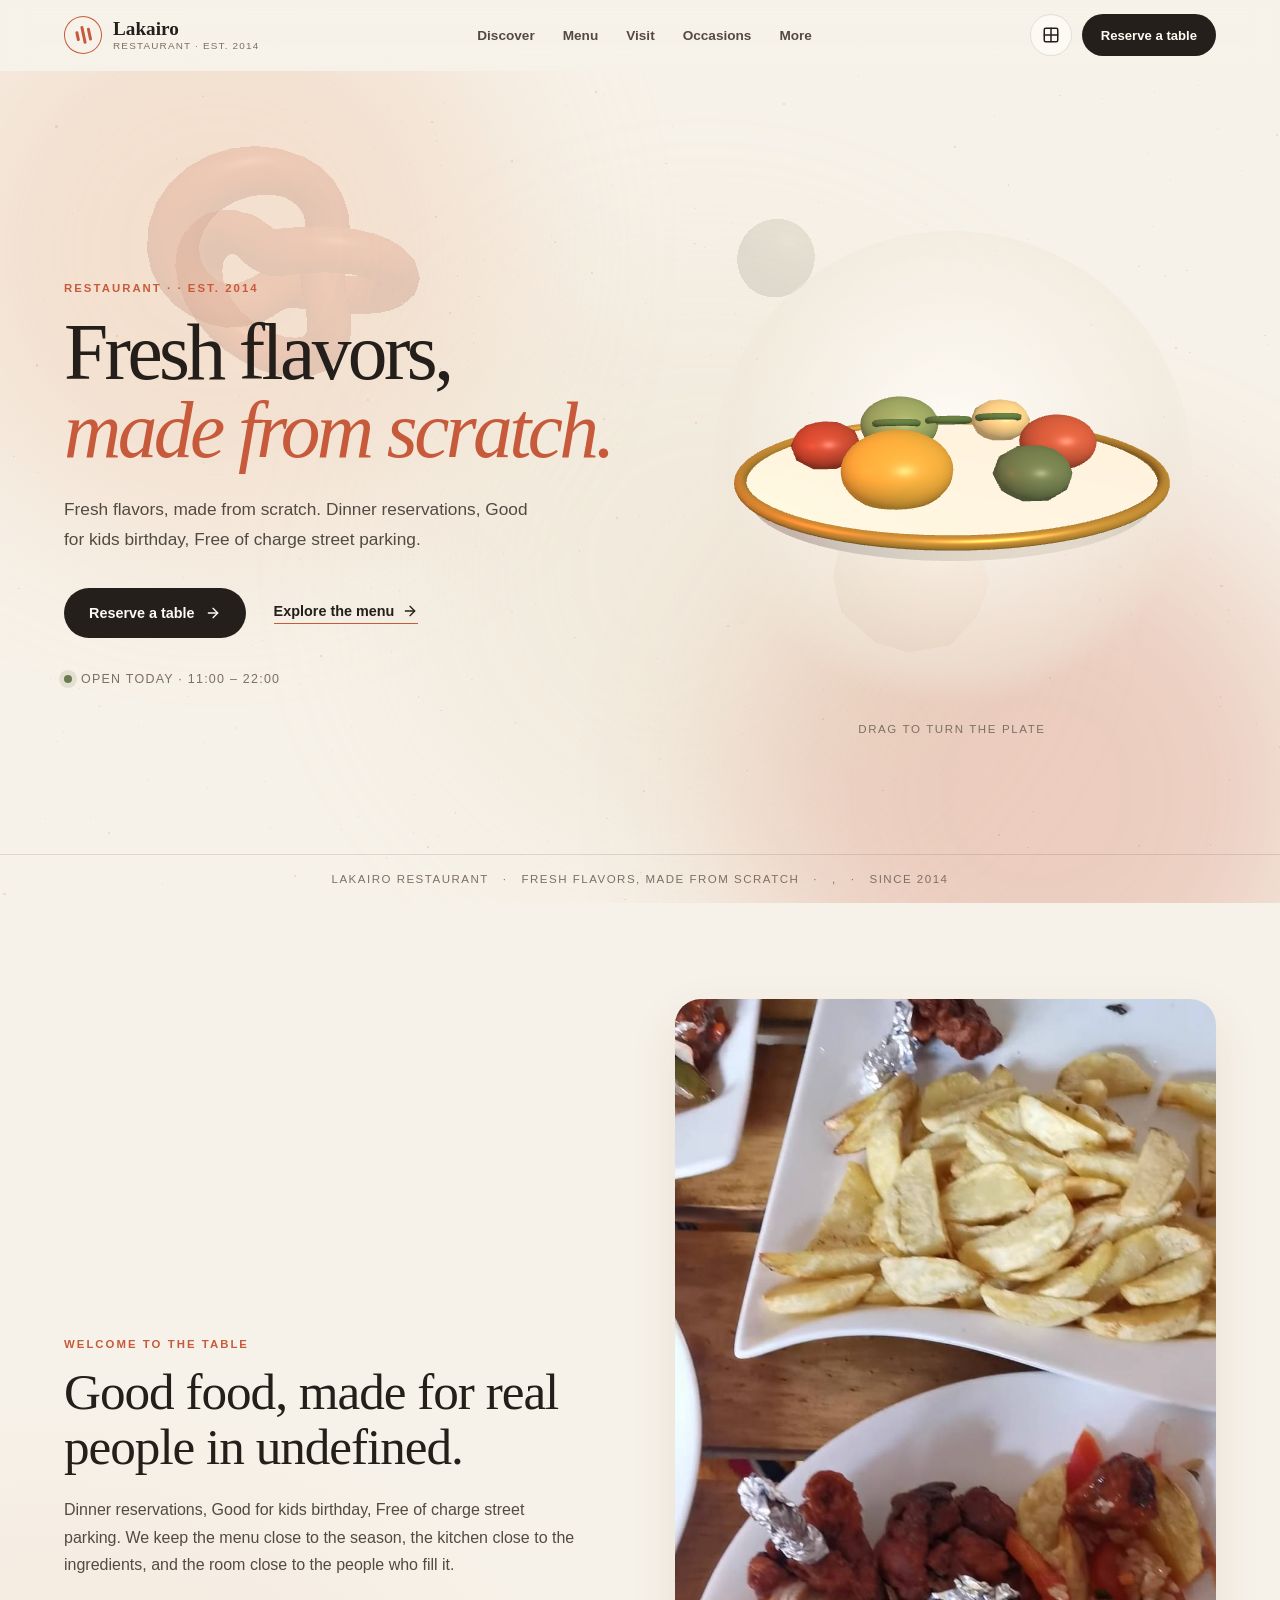
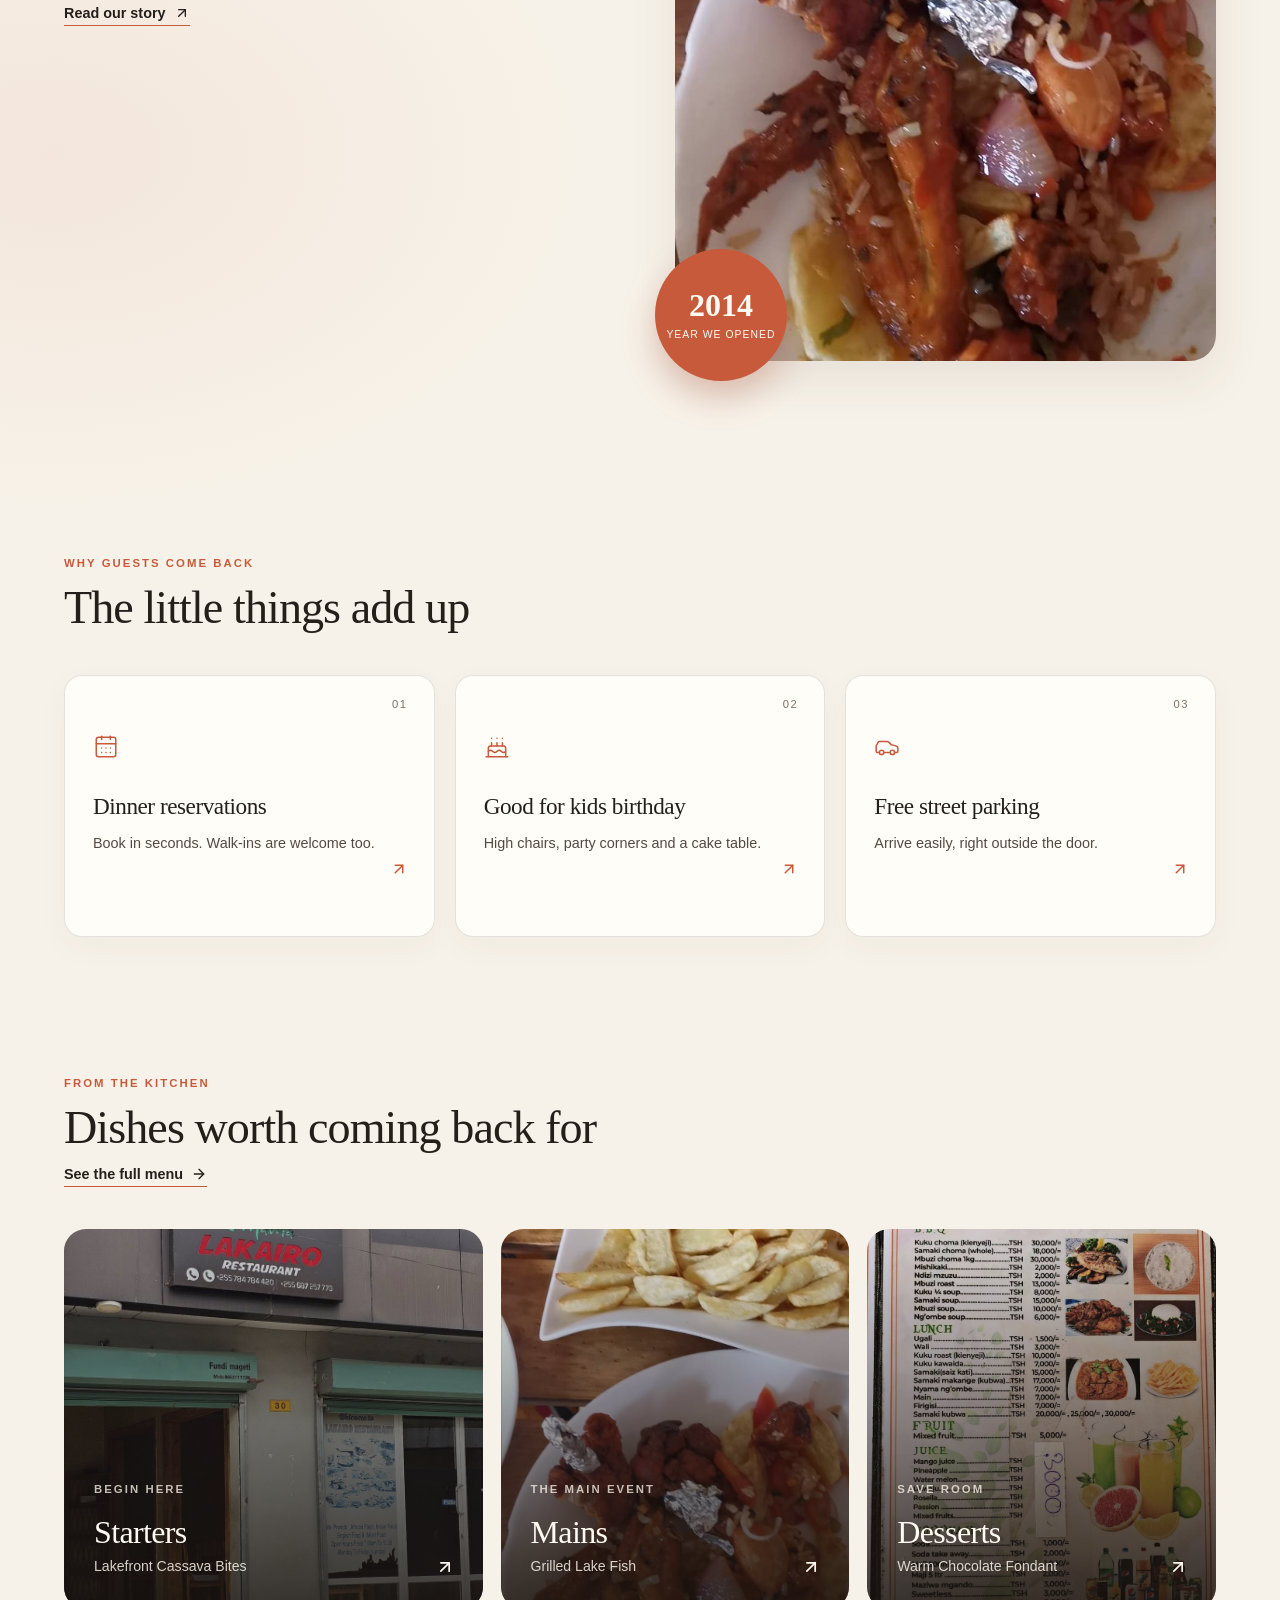
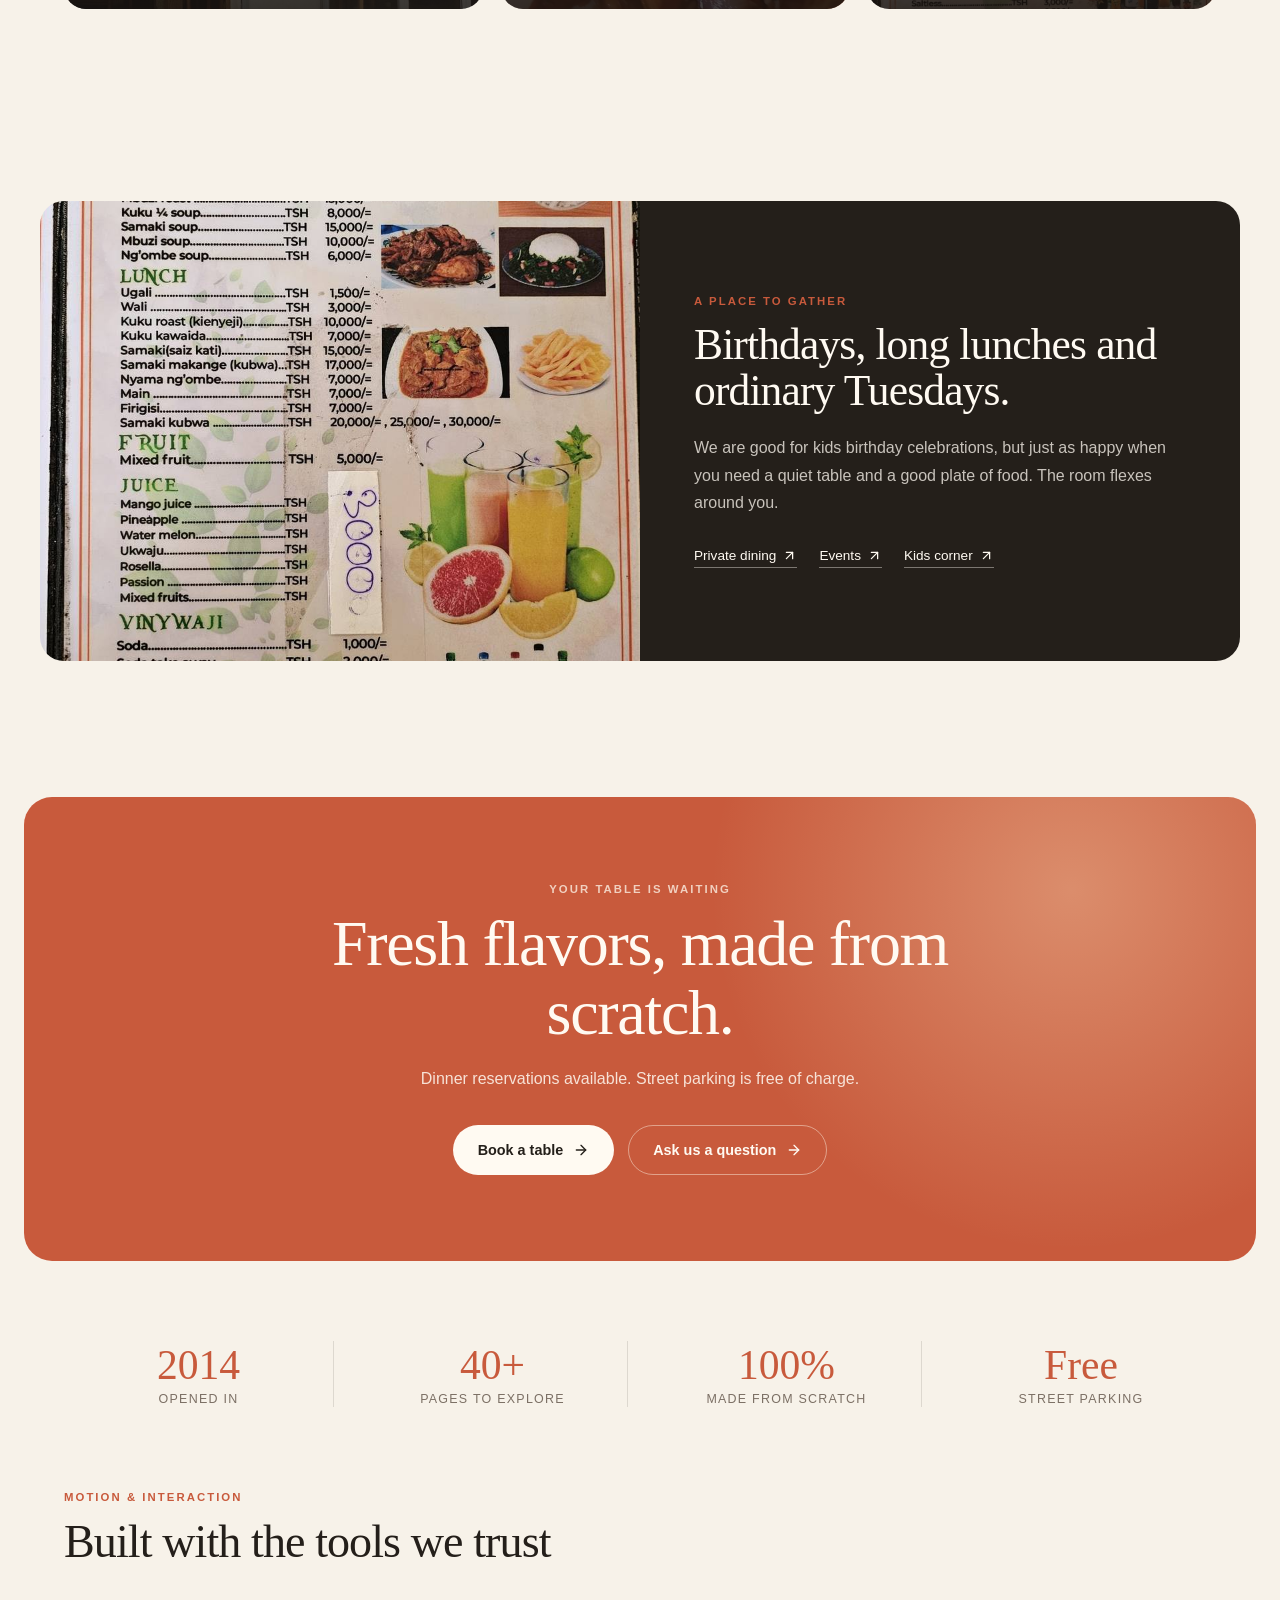
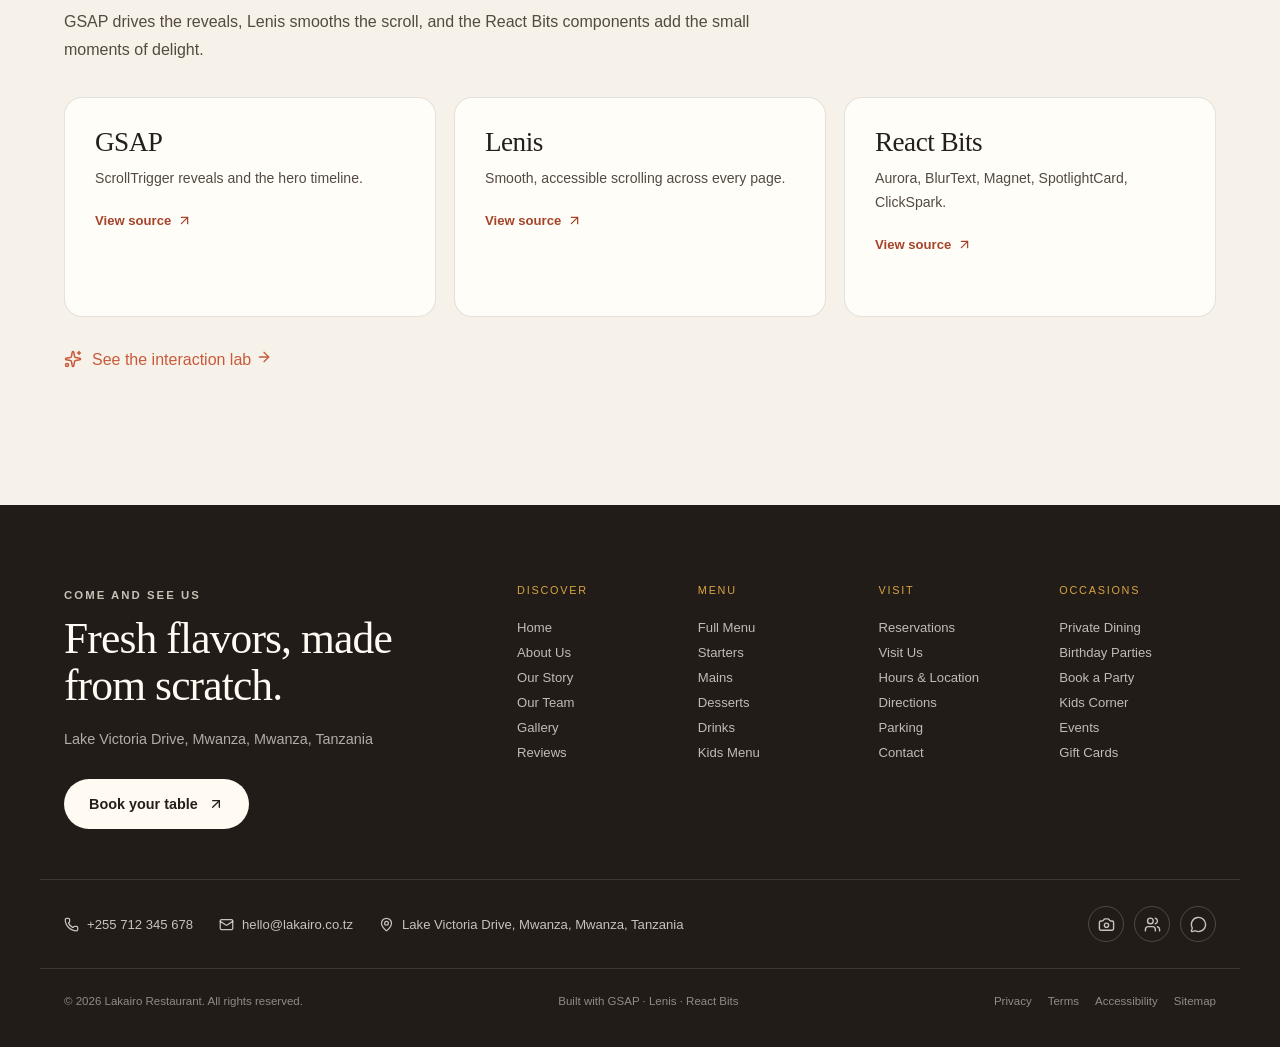
<file: index.html>
<!doctype html>
<html lang="en">
  <head>
    <meta charset="UTF-8" />
    <meta name="viewport" content="width=device-width, initial-scale=1.0" />
    <meta name="theme-color" content="#f7f2e9" />
    <meta name="description" content="Lakairo Restaurant — fresh flavors made from scratch, on the Lake Victoria waterfront." />
    <title>Lakairo Restaurant — Fresh flavors, made from scratch</title>
    <link rel="stylesheet" href="./styles.css" />
  </head>
  <body>
    <div id="root"></div>
    <noscript>This website needs JavaScript enabled. Please enable it and reload.</noscript>
    <script src="./script.js"></script>
  </body>
</html>
</file>
<file: styles.css>
:root{--cream:#f7f2e9;--cream-deep:#efe7d9;--paper:#fffdf8;--ink:#241f1a;--ink-soft:#534a41;--muted:#7c7065;--line:#241f1a1f;--terracotta:#c85a3c;--terracotta-dark:#a64329;--gold:#d9a441;--olive:#6b7a4f;--serif:"Fraunces", Georgia, "Times New Roman", serif;--sans:"DM Sans", "Segoe UI", Arial, sans-serif;--radius:18px;--shadow:0 18px 50px #402d1d17;--max:1200px}*{box-sizing:border-box}html{scroll-behavior:auto}body{font-family:var(--sans);color:var(--ink);background:radial-gradient(1200px 700px at 82% -10%, #d9a44121, transparent 60%), radial-gradient(900px 600px at 4% 30%, #c85a3c14, transparent 60%), var(--cream);-webkit-font-smoothing:antialiased;margin:0;overflow-x:hidden}body.index-open{overflow:hidden}h1,h2,h3,h4{font-family:var(--serif);letter-spacing:-.02em;margin:0;font-weight:500;line-height:1.08}p{color:var(--ink-soft);margin:0;line-height:1.7}a{color:inherit;text-decoration:none}button,input,select,textarea{font:inherit;color:inherit}img{max-width:100%;display:block}::selection{background:#c85a3c38}.app-shell{min-height:100vh;position:relative}.main-content{z-index:1;position:relative}.scene-background{z-index:0;pointer-events:none;opacity:.34;position:fixed;inset:0}.scene-background canvas{display:block}.click-spark{z-index:90;pointer-events:none;position:fixed;inset:0}.eyebrow{letter-spacing:.18em;text-transform:uppercase;color:var(--terracotta);margin-bottom:14px;font-size:.71rem;font-weight:700;display:inline-block}.eyebrow--light{color:#fff8ecbf}.button{cursor:pointer;border:1px solid #0000;border-radius:999px;justify-content:center;align-items:center;gap:10px;min-height:50px;padding:0 24px;font-size:.9rem;font-weight:600;transition:transform .25s,background .25s,color .25s,box-shadow .25s;display:inline-flex}.button:hover{transform:translateY(-2px)}.button--small{min-height:42px;padding:0 18px;font-size:.82rem}.button--dark{background:var(--ink);color:#fffaf2}.button--dark:hover{background:var(--terracotta-dark);box-shadow:0 12px 30px #a6432940}.button--light{color:var(--ink);background:#fffaf2}.button--light:hover{background:#fff}.button--outline{border-color:var(--line);color:var(--ink);background:0 0}.button--outline-light{color:#fffaf2;background:0 0;border-color:#fff8ec73}.button--outline-light:hover{background:#fff8ec1f}.text-link{color:var(--ink);border-bottom:1px solid var(--terracotta);align-items:center;gap:8px;padding-bottom:4px;font-size:.9rem;font-weight:600;transition:gap .2s,color .2s;display:inline-flex}.text-link:hover{color:var(--terracotta-dark);gap:13px}.text-link button{cursor:pointer;background:0 0;border:0;padding:0}.icon-button{border:1px solid var(--line);cursor:pointer;background:#fffdf8b3;border-radius:50%;justify-content:center;align-items:center;width:42px;height:42px;transition:background .2s,transform .2s;display:inline-flex}.icon-button:hover{background:#fff;transform:translateY(-1px)}.icon-button--mobile{display:none}.site-header{z-index:60;-webkit-backdrop-filter:blur(14px);backdrop-filter:blur(14px);background:#f7f2e9c7;border-bottom:1px solid #0000;transition:border-color .3s,background .3s;position:sticky;top:0}.site-header.is-scrolled{border-bottom-color:var(--line);background:#f7f2e9f0}.site-header__inner{max-width:var(--max);justify-content:space-between;align-items:center;gap:24px;margin:0 auto;padding:14px 24px;display:flex}.brand{flex-shrink:0;align-items:center;gap:11px;display:inline-flex}.brand__mark{border:1.5px solid var(--terracotta);border-radius:50%;justify-content:center;align-items:center;gap:3px;width:38px;height:38px;display:flex;transform:rotate(-12deg)}.brand__mark span{background:var(--terracotta);border-radius:3px;width:3px}.brand__mark span:first-child{height:10px}.brand__mark span:nth-child(2){height:18px}.brand__mark span:nth-child(3){height:13px}.brand__text{flex-direction:column;line-height:1.15;display:flex}.brand__text strong{font-family:var(--serif);font-size:1.2rem;font-weight:600}.brand__text small{letter-spacing:.12em;text-transform:uppercase;color:var(--muted);font-size:.62rem}.primary-nav{align-items:center;gap:4px;display:flex}.nav-group{position:relative}.nav-group__trigger{cursor:pointer;color:var(--ink-soft);background:0 0;border:0;border-radius:999px;padding:10px 12px;font-size:.85rem;font-weight:600;transition:background .2s,color .2s}.nav-group__trigger:hover,.nav-group.is-open .nav-group__trigger{color:var(--terracotta-dark);background:#c85a3c17}.nav-group__panel{background:var(--paper);border:1px solid var(--line);border-radius:var(--radius);width:250px;box-shadow:var(--shadow);opacity:0;visibility:hidden;padding:18px;transition:opacity .2s,transform .2s,visibility .2s;position:absolute;top:calc(100% + 10px);left:0;transform:translateY(8px)}.nav-group:hover .nav-group__panel,.nav-group.is-open .nav-group__panel,.nav-group:focus-within .nav-group__panel{opacity:1;visibility:visible;transform:translateY(0)}.nav-group__panel-title{letter-spacing:.16em;text-transform:uppercase;color:var(--terracotta);margin-bottom:12px;font-size:.65rem;display:block}.nav-group__panel a{border-radius:8px;justify-content:space-between;align-items:center;gap:8px;padding:8px 6px;font-size:.85rem;transition:background .18s,color .18s;display:flex}.nav-group__panel a:hover,.nav-group__panel a.active{background:var(--cream-deep);color:var(--terracotta-dark)}.nav-group__panel a svg{opacity:0;transition:opacity .18s}.nav-group__panel a:hover svg{opacity:1}.site-header__actions{align-items:center;gap:10px;display:flex}.hero{isolation:isolate;flex-direction:column;justify-content:center;min-height:calc(100vh - 68px);padding:60px 0 0;display:flex;position:relative;overflow:hidden}.hero__aurora{z-index:-1;position:absolute;inset:0}.hero__inner{width:min(var(--max), 100%);flex:1;grid-template-columns:1.05fr .95fr;align-items:center;gap:40px;margin:0 auto;padding:20px 24px 40px;display:grid}.hero__eyebrow{margin-bottom:20px}.hero__title{letter-spacing:-.045em;font-size:clamp(3.2rem,6.2vw,6rem);line-height:.98}.hero__title-line{display:block}.hero__title-line--accent{color:var(--terracotta);font-style:italic}.hero__lead{max-width:480px;margin-top:26px;font-size:1.08rem}.hero__actions{flex-wrap:wrap;align-items:center;gap:28px;margin-top:34px;display:flex}.hero__note{color:var(--muted);text-transform:uppercase;letter-spacing:.1em;align-items:center;gap:9px;margin-top:34px;font-size:.78rem;display:inline-flex}.hero__note-dot{background:var(--olive);border-radius:50%;width:8px;height:8px;box-shadow:0 0 0 5px #6b7a4f24}.hero__visual{flex-direction:column;align-items:center;gap:12px;display:flex}.hero__plate-frame{aspect-ratio:1;background:radial-gradient(circle at 50% 45%,#fffdf8f2,#efe7d980 62%,#0000 72%);border-radius:50%;width:min(100%,480px)}.hero-plate{width:100%;height:100%}.hero-plate canvas{width:100%;height:100%;display:block}.hero__drag-hint{letter-spacing:.14em;text-transform:uppercase;color:var(--muted);font-size:.72rem}.hero__strip{border-top:1px solid var(--line);letter-spacing:.13em;text-transform:uppercase;color:var(--muted);flex-wrap:wrap;justify-content:center;gap:14px;padding:18px 24px;font-size:.72rem;display:flex}.section{width:min(var(--max), 100%);margin:0 auto;padding:96px 24px}.section--center{text-align:center;flex-direction:column;align-items:center;gap:18px;display:flex}.section--center h2{max-width:680px;font-size:clamp(2rem,3.6vw,3rem)}.section__head{margin-bottom:42px}.section__head h2{font-size:clamp(2rem,3.6vw,3.1rem)}.section__head .text-link{margin-top:14px}.page-hero{isolation:isolate;align-items:flex-end;min-height:52vh;display:flex;position:relative;overflow:hidden}.page-hero__media{z-index:-2;background-image:linear-gradient(180deg, #1a161259, #1a1612d1), var(--hero-image);filter:saturate(.85);background-position:50%;background-size:cover;position:absolute;inset:0}.page-hero__media:after{content:"";background:linear-gradient(90deg,#1a161273,#0000 70%);position:absolute;inset:0}.page-hero__inner{width:min(var(--max), 100%);color:#fffaf2;margin:0 auto;padding:90px 24px 62px}.page-hero--compact .page-hero__inner{padding-bottom:40px}.page-hero h1{max-width:900px;font-size:clamp(2.6rem,5.5vw,4.8rem)}.page-hero__lead{color:#fffaf2db;max-width:640px;margin-top:18px;font-size:1.05rem}.breadcrumbs{letter-spacing:.12em;text-transform:uppercase;color:#fffaf2b3;align-items:center;gap:10px;margin-bottom:26px;font-size:.73rem;display:flex}.breadcrumbs a:hover{color:#fff}.prose-grid{grid-template-columns:repeat(auto-fit,minmax(280px,1fr));gap:22px;display:grid}.prose-card{background:var(--paper);border:1px solid var(--line);border-radius:var(--radius);padding:34px 30px;position:relative;box-shadow:0 10px 30px #402d1d0a}.prose-card__index{letter-spacing:.16em;color:var(--terracotta);font-size:.7rem;font-weight:700}.prose-card h2{margin:14px 0;font-size:1.6rem}.prose-card ul{color:var(--ink-soft);margin:20px 0 0;padding-left:18px;font-size:.9rem;line-height:1.9}.prose-card li::marker{color:var(--terracotta)}.feature-panel{border-radius:24px;align-items:flex-end;min-height:360px;margin-top:28px;display:flex;position:relative;overflow:hidden}.feature-panel__image{filter:saturate(.9);background-position:50%;background-size:cover;position:absolute;inset:0;transform:scale(1.02)}.feature-panel:after{content:"";background:linear-gradient(90deg,#1c1713e0,#1c17134d);position:absolute;inset:0}.feature-panel__copy{z-index:1;color:#fffaf2;max-width:620px;padding:48px;position:relative}.feature-panel__copy h2{margin-bottom:16px;font-size:clamp(2rem,3.5vw,3rem)}.feature-panel__copy p{color:#fffaf2d1;margin-bottom:26px}.related-links{border-top:1px solid var(--line);margin-top:46px;padding-top:28px}.related-links>div{flex-wrap:wrap;gap:12px;display:flex}.related-links a{border:1px solid var(--line);background:#fffdf899;border-radius:999px;align-items:center;gap:8px;padding:10px 16px;font-size:.84rem;transition:border-color .2s,color .2s;display:inline-flex}.related-links a:hover{border-color:var(--terracotta);color:var(--terracotta-dark)}.aurora{pointer-events:none;position:absolute;inset:0;overflow:hidden}.aurora__blob{filter:blur(90px);opacity:.24;border-radius:50%;width:46vw;min-width:320px;height:46vw;min-height:320px;animation:18s ease-in-out infinite alternate aurora-drift;position:absolute}.aurora__blob--a{top:-14%;left:-6%}.aurora__blob--b{animation-delay:-6s;bottom:-22%;right:-4%}.aurora__blob--c{opacity:.16;animation-delay:-12s;top:24%;right:22%}@keyframes aurora-drift{0%{transform:translate(0,0)scale(1)}to{transform:translate(7%,-8%)scale(1.18)}}.spotlight-card{border-radius:var(--radius);position:relative;overflow:hidden}.spotlight-card__glow{pointer-events:none;opacity:0;background:radial-gradient(320px circle at var(--spot-x,50%) var(--spot-y,50%), var(--spot-color), transparent 70%);transition:opacity .3s;position:absolute;inset:0}.spotlight-card:hover .spotlight-card__glow{opacity:1}.spotlight-card__content{z-index:1;position:relative}.blur-text__word{opacity:0;filter:blur(10px);transition:opacity .7s,filter .7s,transform .7s;display:inline-block;transform:translateY(6px)}.blur-text.is-visible .blur-text__word{opacity:1;filter:blur();transform:translateY(0)}.magnet{transition:transform .25s cubic-bezier(.2,.8,.3,1);display:inline-flex}.intro-section__grid{grid-template-columns:1fr 1fr;align-items:center;gap:70px;display:grid}.intro-section__copy h2{max-width:560px;margin-bottom:22px;font-size:clamp(2.2rem,4vw,3.4rem)}.intro-section__copy p{max-width:520px;margin-bottom:26px}.intro-section__media{position:relative}.intro-section__media img{object-fit:cover;width:100%;min-height:420px;box-shadow:var(--shadow);border-radius:26px}.intro-section__badge{background:var(--terracotta);color:#fffaf2;border-radius:50%;flex-direction:column;justify-content:center;align-items:center;width:132px;height:132px;display:flex;position:absolute;bottom:-20px;left:-20px;box-shadow:0 16px 34px #a6432947}.intro-section__badge strong{font-family:var(--serif);font-size:2rem;line-height:1}.intro-section__badge span{letter-spacing:.1em;text-transform:uppercase;margin-top:8px;font-size:.65rem}.highlight-grid{grid-template-columns:repeat(3,1fr);gap:20px;display:grid}.highlight-card{background:var(--paper);border:1px solid var(--line);box-shadow:0 10px 30px #402d1d0a}.highlight-card__link{min-height:260px;padding:34px 28px 40px;display:block;position:relative}.highlight-card__number{letter-spacing:.14em;color:var(--muted);font-size:.7rem;position:absolute;top:22px;right:26px}.highlight-card svg{color:var(--terracotta);margin:24px 0 30px}.highlight-card h3{margin-bottom:12px;font-size:1.45rem}.highlight-card p{font-size:.9rem}.highlight-card__arrow{color:var(--terracotta);position:absolute;bottom:24px;right:26px}.dish-section{padding-top:40px}.dish-grid{grid-template-columns:1.2fr 1fr 1fr;gap:18px;display:grid}.dish-card{isolation:isolate;border-radius:22px;min-height:380px;position:relative;overflow:hidden}.dish-card__image{z-index:-2;background-position:50%;background-size:cover;transition:transform .7s;position:absolute;inset:0}.dish-card:hover .dish-card__image{transform:scale(1.06)}.dish-card:after{content:"";z-index:-1;background:linear-gradient(#1914100d,#191410d1);position:absolute;inset:0}.dish-card__content{color:#fffaf2;padding:30px;position:absolute;bottom:0;left:0;right:0}.dish-card__content h3{margin:6px 0;font-size:2rem}.dish-card__content p{color:#fffaf2d1;font-size:.88rem}.dish-card__content svg{position:absolute;bottom:32px;right:28px}.split-section{grid-template-columns:1fr 1fr;align-items:stretch;gap:0;padding-left:0;padding-right:0;display:grid}.section.split-section{width:min(var(--max), 100%)}.split-section__image{background-position:50%;background-size:cover;border-radius:24px 0 0 24px;min-height:460px}.split-section__copy{background:var(--ink);color:#fffaf2;border-radius:0 24px 24px 0;flex-direction:column;justify-content:center;padding:60px 54px;display:flex}.split-section__copy h2{margin-bottom:20px;font-size:clamp(2rem,3.4vw,3rem)}.split-section__copy p{color:#fffaf2bf}.split-section__links{flex-wrap:wrap;gap:22px;margin-top:32px;display:flex}.split-section__links a{color:#fffaf2;border-bottom:1px solid #fffaf266;align-items:center;gap:6px;padding-bottom:4px;font-size:.85rem;display:inline-flex}.cta-band{background:var(--terracotta);color:#fffaf2;border-radius:28px;margin:40px 24px;position:relative;overflow:hidden}.cta-band__glow{background:radial-gradient(600px at 85% 20%,#ffecc559,#0000 60%);position:absolute;inset:0}.cta-band__inner{width:min(var(--max), 100%);text-align:center;flex-direction:column;align-items:center;margin:0 auto;padding:86px 24px;display:flex;position:relative}.cta-band h2{max-width:760px;font-size:clamp(2.4rem,5vw,4.2rem)}.cta-band p{color:#fffaf2d9;margin:18px 0 32px}.cta-band__actions{flex-wrap:wrap;justify-content:center;gap:14px;display:flex}.stats-section{grid-template-columns:repeat(4,1fr);gap:24px;padding-top:40px;padding-bottom:40px;display:grid}.stat{text-align:center;border-right:1px solid var(--line)}.stat:last-child{border-right:0}.stat strong{font-family:var(--serif);color:var(--terracotta);font-size:2.6rem;font-weight:500;display:block}.stat span{letter-spacing:.1em;text-transform:uppercase;color:var(--muted);font-size:.78rem}.tool-section{padding-top:40px}.tool-section__lead{max-width:720px;margin-bottom:34px}.tool-grid{grid-template-columns:repeat(3,1fr);gap:18px;display:grid}.tool-card{background:var(--paper);border:1px solid var(--line);flex-direction:column;min-height:220px;padding:30px;display:flex}.tool-card h3{margin-bottom:10px;font-size:1.7rem}.tool-card p{margin-bottom:20px;font-size:.88rem}.tool-card a{color:var(--terracotta-dark);align-items:center;gap:6px;margin-top:auto;font-size:.82rem;font-weight:600;display:inline-flex}.tool-section__foot{color:var(--terracotta);align-items:center;gap:10px;margin-top:32px;display:flex}.category-grid{grid-template-columns:repeat(4,1fr);gap:18px;display:grid}.category-card{isolation:isolate;border-radius:20px;min-height:300px;position:relative;overflow:hidden}.category-card__image{z-index:-2;background-position:50%;background-size:cover;transition:transform .6s;position:absolute;inset:0}.category-card:hover .category-card__image{transform:scale(1.08)}.category-card:after{content:"";z-index:-1;background:linear-gradient(#1a151126,#1a1511d9);position:absolute;inset:0}.category-card__body{color:#fffaf2;padding:26px;position:absolute;inset:auto 0 0}.category-card__body .eyebrow{color:#fffaf2b3}.category-card__body h2{margin-bottom:8px;font-size:1.7rem}.category-card__body p{color:#fffaf2bf;font-size:.82rem}.category-card__body svg{position:absolute;bottom:28px;right:24px}.menu-list{grid-template-columns:repeat(2,1fr);gap:14px;display:grid}.menu-list--wide{grid-template-columns:repeat(2,1fr)}.menu-card{background:var(--paper);border:1px solid var(--line);border-radius:14px;padding:24px 26px}.menu-card__top{justify-content:space-between;align-items:baseline;gap:16px;display:flex}.menu-card h3{font-size:1.25rem}.menu-card__price{font-family:var(--serif);color:var(--terracotta);white-space:nowrap;font-size:1.05rem}.menu-card p{margin-top:8px;font-size:.87rem}.menu-card__tag{letter-spacing:.12em;text-transform:uppercase;color:var(--olive);border:1px solid #6b7a4f4d;border-radius:999px;margin-top:14px;padding:4px 10px;font-size:.66rem;display:inline-block}.dietary-section{grid-template-columns:repeat(3,1fr);gap:18px;display:grid}.dietary-card{background:var(--paper);border:1px solid var(--line);border-radius:var(--radius);padding:30px}.dietary-card svg{color:var(--olive);margin-bottom:20px}.dietary-card h3{margin-bottom:12px;font-size:1.4rem}.dietary-card p{margin-bottom:18px;font-size:.87rem}.menu-page__head{border-bottom:1px solid var(--line);justify-content:space-between;align-items:center;gap:24px;margin-bottom:30px;padding-bottom:24px;display:flex}.menu-page__head .eyebrow{margin:0}.menu-page__head p{font-size:.85rem}.menu-page__foot{color:var(--muted);flex-wrap:wrap;justify-content:space-between;align-items:center;gap:20px;margin-top:32px;font-size:.85rem;display:flex}.more-categories__grid{grid-template-columns:repeat(4,1fr);gap:14px;margin-bottom:30px;display:grid}.more-categories__grid a{border:1px solid var(--line);background:var(--paper);border-radius:12px;justify-content:space-between;align-items:center;padding:20px;font-weight:600;transition:border-color .2s,transform .2s;display:flex}.more-categories__grid a:hover{border-color:var(--terracotta);transform:translateY(-2px)}.gallery-grid{grid-template-columns:repeat(3,1fr);grid-auto-rows:260px;gap:14px;display:grid}.gallery-tile{cursor:pointer;background:var(--cream-deep);border:0;border-radius:16px;padding:0;position:relative;overflow:hidden}.gallery-tile img{object-fit:cover;width:100%;height:100%;transition:transform .6s}.gallery-tile:hover img{transform:scale(1.07)}.gallery-tile--0{grid-row:span 2}.gallery-tile__caption{color:#fffaf2;letter-spacing:.05em;background:#241f1ab8;border-radius:999px;padding:7px 13px;font-size:.72rem;position:absolute;bottom:18px;left:18px}.lightbox{z-index:100;cursor:pointer;color:#fffaf2;background:#14100deb;flex-direction:column;justify-content:center;align-items:center;gap:18px;padding:40px;display:flex;position:fixed;inset:0}.lightbox img{object-fit:contain;border-radius:12px;max-width:min(900px,92vw);max-height:76vh}.lightbox p{color:#fffaf2cc}.lightbox__close{color:#fffaf2;border-color:#fffaf24d;position:absolute;top:24px;right:24px}.blog-grid{grid-template-columns:repeat(3,1fr);gap:20px;display:grid}.blog-card{background:var(--paper);border:1px solid var(--line);border-radius:var(--radius);overflow:hidden}.blog-card__image{background-position:50%;background-size:cover;height:220px;transition:transform .6s}.blog-card:hover .blog-card__image{transform:scale(1.05)}.blog-card__body{padding:28px}.blog-card h2{margin-bottom:12px;font-size:1.55rem}.blog-card p{font-size:.87rem}.blog-card__foot{border-top:1px solid var(--line);color:var(--muted);justify-content:space-between;align-items:center;margin-top:24px;padding-top:18px;font-size:.75rem;display:flex}.blog-card__foot svg{color:var(--terracotta)}.article{max-width:820px}.article__meta{letter-spacing:.12em;text-transform:uppercase;color:var(--muted);border-bottom:1px solid var(--line);gap:20px;margin-bottom:34px;padding-bottom:22px;font-size:.72rem;display:flex}.article__body p{margin-bottom:26px;font-size:1.08rem;line-height:1.95}.article__body p:first-child:first-letter{font-family:var(--serif);float:left;color:var(--terracotta);padding:6px 12px 0 0;font-size:3.4rem;line-height:.85}.article__foot{border-top:1px solid var(--line);flex-wrap:wrap;justify-content:space-between;gap:20px;margin-top:40px;padding-top:28px;display:flex}.booking-section,.contact-section{grid-template-columns:1.5fr .8fr;align-items:start;gap:28px;display:grid}.booking-card,.contact-card{background:var(--paper);border:1px solid var(--line);box-shadow:var(--shadow);border-radius:22px;padding:46px}.booking-form .section__head{margin-bottom:30px}.form-grid{grid-template-columns:repeat(2,1fr);gap:18px;margin-bottom:26px;display:grid}.form-grid__full{grid-column:1/-1}.form-grid label{color:var(--ink-soft);flex-direction:column;gap:8px;font-size:.8rem;font-weight:600;display:flex}.form-grid input,.form-grid select,.form-grid textarea{border:1px solid var(--line);background:#fffefa;border-radius:10px;outline:none;width:100%;padding:12px 14px;font-size:.9rem;transition:border-color .2s,box-shadow .2s}.form-grid input:focus,.form-grid select:focus,.form-grid textarea:focus{border-color:var(--terracotta);box-shadow:0 0 0 3px #c85a3c1a}.form-note{margin-top:16px;font-size:.8rem}.form-note a{color:var(--terracotta-dark);text-decoration:underline}.booking-success{flex-direction:column;align-items:flex-start;gap:18px;padding:20px 0;display:flex}.booking-success__icon{width:66px;height:66px;color:var(--olive);background:#6b7a4f24;border-radius:50%;justify-content:center;align-items:center;display:flex}.booking-success h2{font-size:2.2rem}.booking-success__details{color:var(--muted);flex-wrap:wrap;gap:16px;font-size:.85rem;display:flex}.booking-success__details span{align-items:center;gap:7px;display:inline-flex}.booking-aside{background:var(--ink);color:#fffaf2;border-radius:22px;flex-direction:column;gap:28px;padding:40px;display:flex}.booking-aside .eyebrow{color:#fffaf299}.booking-aside p{color:#fffaf2c7;margin-top:10px;font-size:.88rem}.booking-aside a:not(.text-link){color:#fffaf2}.booking-aside__phone{font-family:var(--serif);margin-top:8px;font-size:1.7rem;display:inline-block}.booking-aside__note{border-top:1px solid #fffaf229;gap:12px;padding-top:24px;display:flex}.booking-aside__note svg{color:var(--gold);flex-shrink:0}.booking-aside .text-link{color:#fffaf2;border-color:var(--gold)}.lab-aurora-section{grid-template-columns:1fr 1fr;align-items:center;gap:50px;display:grid}.lab-aurora-demo{background:var(--ink);border-radius:22px;align-items:flex-end;min-height:340px;padding:26px;display:flex;position:relative;overflow:hidden}.lab-aurora-demo span{color:#fffaf2;letter-spacing:.14em;text-transform:uppercase;font-size:.75rem;position:relative}.lab-aurora-copy h2{margin-bottom:18px;font-size:clamp(2rem,3.5vw,3rem)}.lab-blur-demo{background:var(--paper);border:1px solid var(--line);border-radius:var(--radius);padding:40px}.lab-blur-demo p{font-family:var(--serif);color:var(--ink);font-size:clamp(1.6rem,3vw,2.6rem);line-height:1.25}.lab-demo-grid{grid-template-columns:repeat(2,1fr);gap:18px;display:grid}.lab-magnet-card{background:var(--paper);border:1px solid var(--line);flex-direction:column;justify-content:center;align-items:flex-start;gap:20px;min-height:220px;padding:44px;display:flex}.lab-magnet-card h3{font-size:1.6rem}.lab-magnet-card p{font-size:.85rem}.sitemap-section{grid-template-columns:repeat(3,1fr);gap:34px;display:grid}.sitemap-group h2{border-bottom:1px solid var(--line);margin-bottom:14px;padding-bottom:14px;font-size:1.35rem}.sitemap-group ul{margin:0;padding:0;list-style:none}.sitemap-group li a{color:var(--ink-soft);justify-content:space-between;align-items:center;padding:8px 0;font-size:.86rem;transition:color .2s,padding-left .2s;display:flex}.sitemap-group li a:hover{color:var(--terracotta-dark);padding-left:6px}.sitemap-group li a svg{opacity:0;transition:opacity .2s}.sitemap-group li a:hover svg{opacity:1}.not-found{text-align:center;justify-content:center;align-items:center;min-height:72vh;padding:80px 24px;display:flex}.not-found__inner{flex-direction:column;align-items:center;max-width:540px;display:flex}.not-found__inner>svg{color:var(--terracotta);margin-bottom:24px}.not-found h1{margin-bottom:18px;font-size:clamp(2.4rem,5vw,4rem)}.not-found__actions{flex-wrap:wrap;justify-content:center;gap:12px;margin-top:30px;display:flex}.page-index{z-index:120;-webkit-backdrop-filter:blur(18px);backdrop-filter:blur(18px);background:#f7f2e9fa;animation:.28s index-in;position:fixed;inset:0;overflow-y:auto}@keyframes index-in{0%{opacity:0;transform:translateY(-8px)}to{opacity:1;transform:translateY(0)}}.page-index__bar{z-index:2;border-bottom:1px solid var(--line);padding:26px max(24px, calc((100vw - var(--max)) / 2));background:#f7f2e9f2;align-items:center;gap:24px;display:flex;position:sticky;top:0}.page-index__bar h2{font-size:1.8rem}.page-index__bar .eyebrow{margin-bottom:4px}.page-index__search{border:1px solid var(--line);background:var(--paper);border-radius:999px;align-items:center;gap:10px;min-width:min(320px,42vw);height:44px;margin-left:auto;padding:0 18px;display:flex}.page-index__search input{background:0 0;border:0;outline:none;width:100%;font-size:.9rem}.page-index__grid{max-width:var(--max);grid-template-columns:repeat(3,1fr);gap:36px;margin:0 auto;padding:40px 24px 80px;display:grid}.page-index__grid section h3{font-family:var(--sans);letter-spacing:.16em;text-transform:uppercase;color:var(--terracotta);border-bottom:1px solid var(--line);margin-bottom:14px;padding-bottom:10px;font-size:.7rem}.page-index__grid section a{align-items:center;gap:12px;padding:7px 0;font-size:.87rem;transition:color .2s,transform .2s;display:flex}.page-index__grid section a:hover{color:var(--terracotta-dark);transform:translate(4px)}.page-index__number{color:var(--muted);min-width:20px;font-size:.65rem}.page-index__empty{grid-column:1/-1}.site-footer{z-index:1;color:#fffaf2;background:#211c17;margin-top:40px;position:relative}.site-footer__top{max-width:var(--max);grid-template-columns:.9fr 1.6fr;gap:60px;margin:0 auto;padding:80px 24px 50px;display:grid}.site-footer__lead h2{max-width:420px;font-size:clamp(2rem,3.4vw,3rem)}.site-footer__lead p{color:#fffaf2a6;margin:18px 0 28px;font-size:.9rem}.site-footer__columns{grid-template-columns:repeat(4,1fr);gap:24px;display:grid}.footer-column h3{font-family:var(--sans);letter-spacing:.16em;text-transform:uppercase;color:var(--gold);margin-bottom:18px;font-size:.68rem}.footer-column a{color:#fffaf2b8;padding:5px 0;font-size:.82rem;transition:color .2s;display:block}.footer-column a:hover{color:#fff}.site-footer__contact{max-width:var(--max);color:#fffaf2bf;border-top:1px solid #fffaf21f;border-bottom:1px solid #fffaf21f;flex-wrap:wrap;align-items:center;gap:26px;margin:0 auto;padding:26px 24px;font-size:.82rem;display:flex}.site-footer__contact a{align-items:center;gap:8px;display:inline-flex}.site-footer__contact a:hover{color:#fff}.site-footer__social{gap:10px;margin-left:auto;display:flex}.site-footer__social a{border:1px solid #fffaf233;border-radius:50%;justify-content:center;width:36px;height:36px}.site-footer__bottom{max-width:var(--max);color:#fffaf280;flex-wrap:wrap;justify-content:space-between;align-items:center;gap:18px;margin:0 auto;padding:26px 24px 40px;font-size:.72rem;display:flex}.site-footer__bottom>div{gap:16px;display:flex}.site-footer__bottom a:hover{color:#fff}@media (width<=1100px){.primary-nav{display:none}.icon-button--mobile{display:inline-flex}.hero__inner{grid-template-columns:1fr .85fr;gap:20px}.category-grid,.site-footer__columns,.sitemap-section,.page-index__grid{grid-template-columns:repeat(2,1fr)}}@media (width<=860px){.section{padding:70px 20px}.hero{min-height:auto;padding-top:40px}.hero__inner{grid-template-columns:1fr;padding-bottom:30px}.hero__visual{order:-1}.hero__plate-frame{max-width:320px}.hero__title{font-size:clamp(2.8rem,10vw,4.6rem)}.intro-section__grid,.split-section,.booking-section,.contact-section,.lab-aurora-section{grid-template-columns:1fr}.intro-section__media img{min-height:320px}.intro-section__badge{left:16px}.split-section__image,.split-section__copy{border-radius:20px}.split-section__copy{margin-top:-20px;padding:40px 30px}.highlight-grid,.dish-grid,.tool-grid,.blog-grid,.dietary-section,.gallery-grid{grid-template-columns:repeat(2,1fr)}.dish-card:first-child{grid-column:1/-1}.stats-section{grid-template-columns:repeat(2,1fr);row-gap:30px}.stat:nth-child(2){border-right:0}.site-footer__top{grid-template-columns:1fr;gap:40px}.page-index__bar{flex-wrap:wrap}.page-index__search{min-width:min(100%,420px);margin-left:0}}@media (width<=560px){.site-header__inner{padding:12px 16px}.site-header__actions .button--small,.brand__text small{display:none}.section,.page-hero__inner,.hero__inner{padding-left:18px;padding-right:18px}.section{padding-top:58px;padding-bottom:58px}.page-hero__inner{padding-top:64px;padding-bottom:42px}.highlight-grid,.dish-grid,.tool-grid,.blog-grid,.dietary-section,.gallery-grid,.category-grid,.menu-list,.menu-list--wide,.more-categories__grid,.lab-demo-grid,.form-grid,.booking-section,.contact-section{grid-template-columns:1fr}.gallery-grid{grid-auto-rows:230px}.gallery-tile--0{grid-row:span 1}.booking-card,.contact-card,.booking-aside{padding:28px 22px}.feature-panel__copy{padding:30px 24px}.intro-section__badge{width:100px;height:100px}.intro-section__badge strong{font-size:1.5rem}.page-index__grid{grid-template-columns:1fr;padding:28px 18px 60px}.site-footer__social{margin-left:0}.cta-band{margin:20px 16px}.cta-band__inner{padding:56px 18px}.site-footer__bottom>div{flex-wrap:wrap}}@media (prefers-reduced-motion:reduce){*,:before,:after{transition-duration:.001ms!important;animation-duration:.001ms!important;animation-iteration-count:1!important}}
</file>
